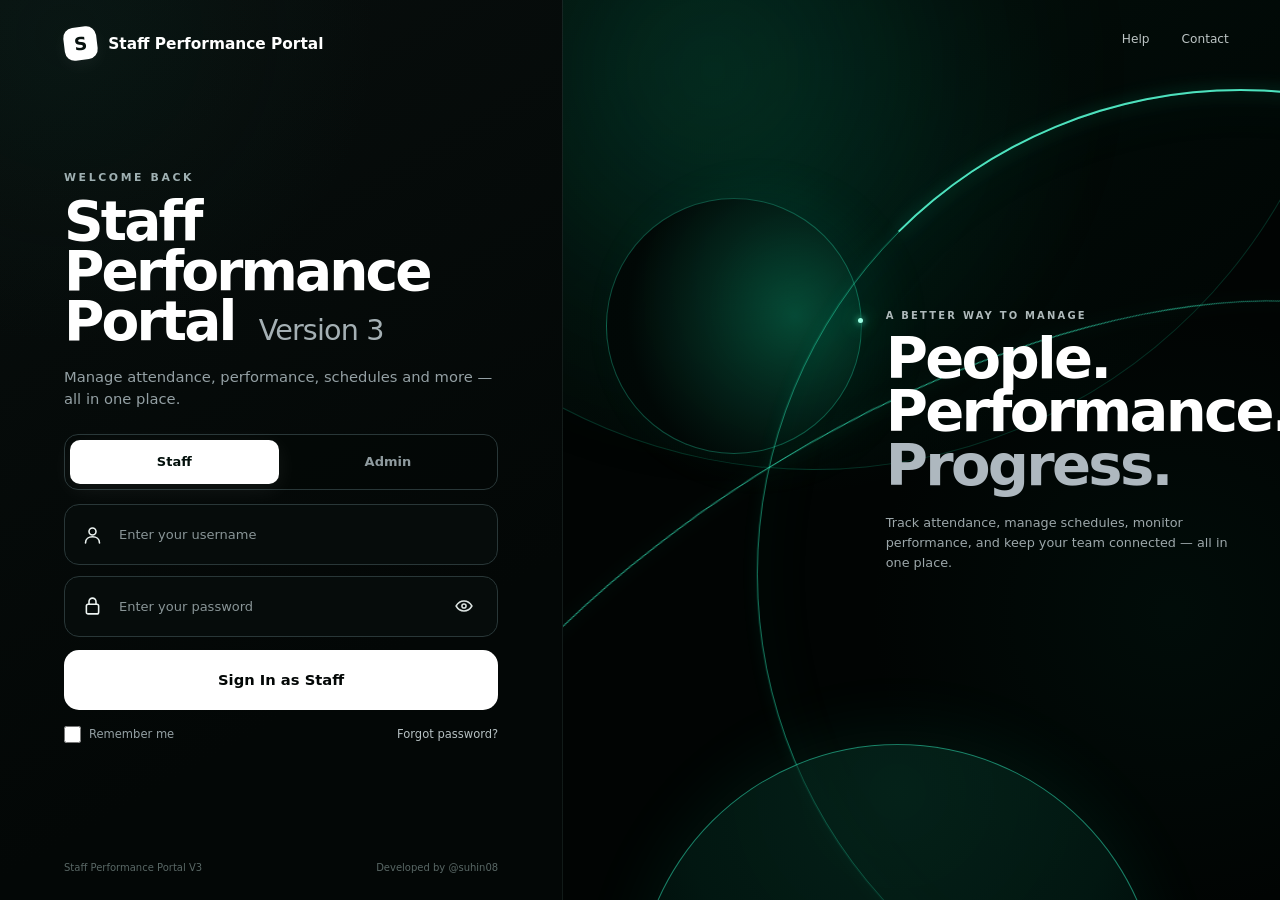
<file: index.html>
<!DOCTYPE html>
<html lang="en">
<head>
  <meta charset="UTF-8">

  <meta
    name="viewport"
    content="width=device-width, initial-scale=1.0"
  >

  <meta name="theme-color" content="#030706">

  <title>Staff Performance Portal V3</title>

  <style>
    /* =========================================================
       RESET + THEME
    ========================================================= */

    * {
      box-sizing: border-box;
      margin: 0;
      padding: 0;
    }

    :root {
      --bg: #030706;
      --bg-soft: #07100e;

      --surface: rgba(8, 14, 13, 0.88);
      --surface-hover: rgba(12, 22, 19, 0.96);

      --text: #f5f7f7;
      --muted: #94a0a4;
      --muted-light: #b7c0c2;

      --border: #293738;
      --border-active: #3f5553;

      --green: #27f0b5;
      --green-soft: #16c792;
      --green-dark: #075c46;

      --white: #ffffff;
      --black: #020403;
    }

    html,
    body {
      width: 100%;
      min-height: 100%;
    }

    html {
      background: var(--bg);
    }

    body {
      min-height: 100vh;
      min-height: 100svh;

      overflow-x: hidden;

      font-family:
        Inter,
        ui-sans-serif,
        system-ui,
        -apple-system,
        BlinkMacSystemFont,
        "Segoe UI",
        sans-serif;

      color: var(--text);
      background: var(--bg);
    }

    button,
    input {
      font: inherit;
    }

    button {
      cursor: pointer;
    }

    a {
      color: inherit;
    }


    /* =========================================================
       MAIN PAGE
    ========================================================= */

    .login-page {
      width: 100%;
      min-height: 100vh;
      min-height: 100svh;

      display: grid;
      grid-template-columns:
        minmax(520px, 44%)
        minmax(0, 56%);

      background: #020504;
    }


    /* =========================================================
       LEFT SIDE
    ========================================================= */

    .login-panel {
      position: relative;
      z-index: 20;

      min-width: 0;
      min-height: 100vh;
      min-height: 100svh;

      display: flex;
      flex-direction: column;

      padding:
        clamp(20px, 3vh, 34px)
        clamp(30px, 5vw, 82px);

      border-right:
        1px solid rgba(84, 111, 106, 0.18);

      background:
        radial-gradient(
          circle at 12% 4%,
          rgba(20, 84, 67, 0.13),
          transparent 31%
        ),
        linear-gradient(
          150deg,
          #080e0d 0%,
          #030706 72%
        );
    }


    /* =========================================================
       BRAND
    ========================================================= */

    .brand {
      flex: 0 0 auto;

      display: flex;
      align-items: center;
      gap: 11px;

      color: var(--white);

      font-size: clamp(14px, 1.2vw, 18px);
      font-weight: 750;
    }

    .brand-mark {
      width: clamp(31px, 2.6vw, 38px);
      aspect-ratio: 1;

      display: grid;
      place-items: center;

      border-radius: 10px;

      background: var(--white);
      color: #07110e;

      font-size: clamp(15px, 1.4vw, 20px);
      font-weight: 900;

      transform: rotate(-7deg);

      box-shadow:
        0 5px 18px
        rgba(255, 255, 255, 0.05);
    }


    /* =========================================================
       LOGIN CONTENT
    ========================================================= */

    .login-content {
      width: 100%;
      max-width: 540px;

      margin: auto 0;

      padding:
        clamp(18px, 2.8vh, 34px)
        0;
    }

    .eyebrow {
      margin-bottom:
        clamp(8px, 1.3vh, 14px);

      color: #9fb0b2;

      font-size:
        clamp(10px, 0.85vw, 13px);

      font-weight: 750;

      letter-spacing: 0.24em;
      text-transform: uppercase;
    }

    .hero-title {
      max-width: 520px;

      color: var(--white);

      font-size:
        clamp(40px, 4.3vw, 68px);

      line-height: 0.91;

      letter-spacing: -0.052em;

      font-weight: 820;
    }

    .version {
      display: inline-block;

      margin-left: 8px;

      color: #a5b0b4;

      font-size: 0.52em;
      font-weight: 430;

      letter-spacing: -0.03em;

      white-space: nowrap;
    }

    .description {
      max-width: 510px;

      margin-top:
        clamp(15px, 2.2vh, 24px);

      margin-bottom:
        clamp(18px, 2.6vh, 28px);

      color: var(--muted);

      font-size:
        clamp(13px, 1.15vw, 16px);

      line-height: 1.5;
    }


    /* =========================================================
       STAFF / ADMIN SWITCH
    ========================================================= */

    .role-switch {
      display: grid;
      grid-template-columns: 1fr 1fr;

      gap: 5px;

      width: 100%;

      margin-bottom:
        clamp(11px, 1.6vh, 16px);

      padding: 5px;

      border:
        1px solid var(--border);

      border-radius: 14px;

      background:
        rgba(3, 8, 7, 0.7);
    }

    .role-tab {
      height:
        clamp(38px, 5vh, 44px);

      border: 0;

      border-radius: 10px;

      background: transparent;

      color: #8f9b9f;

      font-size:
        clamp(13px, 1vw, 15px);

      font-weight: 750;

      transition:
        color 0.2s ease,
        background 0.2s ease,
        box-shadow 0.2s ease,
        transform 0.2s ease;
    }

    .role-tab:hover {
      color: white;

      background:
        rgba(255, 255, 255, 0.035);
    }

    .role-tab.active {
      color: #03100c;

      background: #ffffff;

      box-shadow:
        0 5px 22px
        rgba(255, 255, 255, 0.07);
    }


    /* =========================================================
       FORM
    ========================================================= */

    .login-form {
      width: 100%;
    }

    .field {
      position: relative;

      width: 100%;

      margin-bottom:
        clamp(9px, 1.2vh, 12px);
    }

    .field input {
      width: 100%;

      height:
        clamp(52px, 7.1vh, 61px);

      padding:
        0 54px
        0 54px;

      border:
        1px solid var(--border);

      border-radius: 15px;

      outline: none;

      background:
        rgba(7, 13, 12, 0.9);

      color: white;

      font-size:
        clamp(13px, 1vw, 15px);

      transition:
        border-color 0.22s ease,
        box-shadow 0.22s ease,
        background 0.22s ease;
    }

    .field input::placeholder {
      color: #899597;
    }

    .field input:hover {
      border-color:
        #3c4f4d;
    }

    .field input:focus {
      border-color:
        rgba(39, 240, 181, 0.7);

      background:
        rgba(8, 16, 14, 0.96);

      box-shadow:
        0 0 0 3px
        rgba(39, 240, 181, 0.055),

        0 0 22px
        rgba(39, 240, 181, 0.055);
    }

    .field-icon {
      position: absolute;

      left: 18px;
      top: 50%;

      width: 21px;
      height: 21px;

      transform:
        translateY(-50%);

      color: #edf4f2;

      pointer-events: none;
    }


    /* =========================================================
       PASSWORD BUTTON
    ========================================================= */

    .password-toggle {
      position: absolute;

      top: 50%;
      right: 17px;

      width: 34px;
      height: 34px;

      display: grid;
      place-items: center;

      transform:
        translateY(-50%);

      border: 0;
      border-radius: 50%;

      color: #dbe3e1;

      background: transparent;

      transition:
        color 0.2s ease,
        background 0.2s ease;
    }

    .password-toggle:hover {
      color: var(--green);

      background:
        rgba(39, 240, 181, 0.06);
    }

    .eye-icon {
      width: 20px;
      height: 20px;
    }


    /* =========================================================
       SIGN IN BUTTON
    ========================================================= */

    .sign-in-button {
      width: 100%;

      height:
        clamp(52px, 7vh, 60px);

      margin-top: 2px;

      border: 0;

      border-radius: 15px;

      color: #030706;

      background: #ffffff;

      font-size:
        clamp(14px, 1.15vw, 17px);

      font-weight: 820;

      transition:
        transform 0.2s ease,
        box-shadow 0.25s ease,
        background 0.2s ease;
    }

    .sign-in-button:hover {
      transform:
        translateY(-1px);

      background:
        #f1fffa;

      box-shadow:
        0 0 26px
        rgba(39, 240, 181, 0.13),

        0 10px 30px
        rgba(0, 0, 0, 0.3);
    }

    .sign-in-button:active {
      transform:
        translateY(0);
    }


    /* =========================================================
       OPTIONS
    ========================================================= */

    .login-options {
      display: flex;
      align-items: center;
      justify-content: space-between;

      gap: 16px;

      margin-top:
        clamp(13px, 1.8vh, 17px);

      color: var(--muted);

      font-size:
        clamp(11px, 0.9vw, 13px);
    }

    .remember {
      display: flex;
      align-items: center;
      gap: 8px;

      cursor: pointer;
    }

    .remember input {
      width: 17px;
      height: 17px;

      accent-color:
        var(--green-soft);
    }

    .forgot {
      text-decoration: none;

      color: #b6c0c2;

      transition:
        color 0.2s ease;
    }

    .forgot:hover {
      color: var(--green);
    }


    /* =========================================================
       LOGIN MESSAGE
    ========================================================= */

    .login-message {
      display: none;

      margin-top: 13px;

      padding: 10px 13px;

      border-radius: 10px;

      font-size: 12px;
      line-height: 1.4;
    }

    .login-message.show {
      display: block;
    }

    .login-message.info {
      color: #b7eede;

      border:
        1px solid
        rgba(39, 240, 181, 0.16);

      background:
        rgba(39, 240, 181, 0.055);
    }


    /* =========================================================
       FOOTER
    ========================================================= */

    .login-footer {
      flex: 0 0 auto;

      display: flex;
      justify-content: space-between;
      align-items: center;

      gap: 15px;

      color: #596765;

      font-size: 10px;

      padding-top: 8px;
    }


    /* =========================================================
       RIGHT PANEL
    ========================================================= */

    .visual-panel {
      position: relative;

      min-width: 0;

      min-height: 100vh;
      min-height: 100svh;

      overflow: hidden;

      background:
        radial-gradient(
          circle at 33% 22%,
          rgba(0, 109, 79, 0.14),
          transparent 35%
        ),

        radial-gradient(
          circle at 85% 68%,
          rgba(0, 72, 53, 0.12),
          transparent 35%
        ),

        #010403;
    }


    /* =========================================================
       TOP NAV
    ========================================================= */

    .visual-nav {
      position: absolute;

      z-index: 30;

      top:
        clamp(21px, 3.5vh, 37px);

      right:
        clamp(28px, 4vw, 58px);

      display: flex;
      align-items: center;

      gap:
        clamp(20px, 2.5vw, 34px);
    }

    .visual-nav a {
      color: #bdc5c5;

      font-size:
        clamp(12px, 0.95vw, 14px);

      text-decoration: none;

      transition:
        color 0.2s ease;
    }

    .visual-nav a:hover {
      color: var(--green);
    }


    /* =========================================================
       GLOW BACKGROUND
    ========================================================= */

    .ambient-glow {
      position: absolute;

      top: -340px;
      left: -260px;

      width: 820px;
      aspect-ratio: 1;

      border-radius: 50%;

      background:
        radial-gradient(
          circle,
          rgba(15, 191, 138, 0.15),
          rgba(1, 86, 62, 0.055) 45%,
          transparent 69%
        );

      filter: blur(25px);

      animation:
        ambientFloat
        9s ease-in-out
        infinite alternate;
    }


    /* =========================================================
       TOP PLANET ARC
    ========================================================= */

    .top-orbit {
      position: absolute;

      top: -610px;
      left: -290px;

      width: 1080px;
      aspect-ratio: 1;

      border-radius: 50%;

      border:
        1px solid
        rgba(26, 220, 164, 0.18);

      background:
        linear-gradient(
          145deg,
          rgba(26, 120, 91, 0.19),
          rgba(2, 18, 14, 0.015)
        );

      animation:
        orbitBreathe
        8s ease-in-out
        infinite alternate;
    }


    /* =========================================================
       SMALL PLANET
    ========================================================= */

    .planet-small {
      position: absolute;

      top: 22%;
      left: 6%;

      width:
        clamp(190px, 20vw, 315px);

      aspect-ratio: 1;

      border-radius: 50%;

      background:
        radial-gradient(
          circle at 74% 46%,
          rgba(17, 214, 154, 0.27),
          rgba(4, 39, 29, 0.87) 39%,
          rgba(1, 8, 6, 0.98) 72%
        );

      border:
        1px solid
        rgba(45, 255, 200, 0.28);

      box-shadow:
        24px 0 55px
        rgba(15, 209, 151, 0.07);

      animation:
        planetPulse
        4.6s ease-in-out
        infinite alternate;
    }

    .planet-small::after {
      content: "";

      position: absolute;

      top: 47%;
      right: -2px;

      width: 5px;
      height: 5px;

      border-radius: 50%;

      background: #9effe4;

      box-shadow:
        0 0 7px #51ffd1,
        0 0 18px #1fe7ad,
        0 0 36px #0ab680;

      animation:
        beaconPulse
        2.4s ease-in-out
        infinite;
    }


    /* =========================================================
       LARGE RIGHT ORBIT
    ========================================================= */

    .orbit-large {
      position: absolute;

      top: 10%;
      right: -62%;

      width: 135%;

      aspect-ratio: 1;

      border-radius: 50%;

      border:
        1px solid
        rgba(54, 255, 204, 0.35);

      box-shadow:
        inset
        0 0 70px
        rgba(17, 192, 137, 0.045),

        0 0 18px
        rgba(20, 228, 167, 0.07);
    }

    .orbit-large::before {
      content: "";

      position: absolute;

      inset: -2px;

      border-radius: inherit;

      border:
        2px solid transparent;

      border-top-color:
        rgba(91, 255, 216, 0.85);

      border-left-color:
        rgba(30, 213, 161, 0.14);

      filter:
        drop-shadow(
          0 0 9px
          rgba(43, 255, 202, 0.48)
        );

      animation:
        orbitGlow
        13s linear
        infinite;
    }


    /* =========================================================
       DIAGONAL LIVE LIGHT
    ========================================================= */

    .light-path {
      position: absolute;

      top: 46%;
      left: -260px;

      width: 1280px;
      height: 620px;

      border-radius: 50%;

      border-top:
        1px solid
        rgba(58, 255, 207, 0.68);

      transform:
        rotate(-31deg);

      filter:
        drop-shadow(
          0 0 7px
          rgba(28, 255, 195, 0.32)
        );

      animation:
        lightBreathe
        3.4s ease-in-out
        infinite alternate;
    }

    .light-runner {
      position: absolute;

      z-index: 7;

      width: 140px;
      height: 2px;

      top: 44%;
      left: 8%;

      transform:
        rotate(-39deg);

      background:
        linear-gradient(
          90deg,
          transparent,
          rgba(111, 255, 221, 0.9),
          transparent
        );

      filter:
        drop-shadow(
          0 0 9px
          #20e8ad
        );

      opacity: 0;

      animation:
        runnerMove
        5.8s ease-in-out
        infinite;
    }


    /* =========================================================
       BOTTOM PLANET
    ========================================================= */

    .planet-bottom {
      position: absolute;

      left: 10%;
      bottom: -41%;

      width:
        clamp(360px, 41vw, 650px);

      aspect-ratio: 1;

      border-radius: 50%;

      background:
        radial-gradient(
          circle at 50% 9%,
          rgba(28, 205, 153, 0.15),
          rgba(2, 24, 18, 0.95) 40%,
          rgba(0, 5, 4, 1) 69%
        );

      border:
        1px solid
        rgba(54, 255, 204, 0.46);

      box-shadow:
        0 -15px 70px
        rgba(25, 235, 174, 0.065);

      animation:
        bottomPlanetGlow
        5.4s ease-in-out
        infinite alternate;
    }


    /* =========================================================
       RIGHT TEXT
    ========================================================= */

    .visual-copy {
      position: absolute;

      z-index: 15;

      top: 49%;
      left: 45%;

      width: min(430px, 48%);

      transform:
        translateY(-50%);
    }

    .visual-label {
      margin-bottom:
        clamp(9px, 1.2vh, 13px);

      color: #aeb9ba;

      font-size:
        clamp(9px, 0.78vw, 12px);

      font-weight: 750;

      letter-spacing: 0.22em;

      text-transform: uppercase;
    }

    .visual-title {
      color: white;

      font-size:
        clamp(38px, 4.5vw, 72px);

      line-height: 0.93;

      letter-spacing: -0.047em;

      font-weight: 820;
    }

    .visual-title span {
      color: #aeb8bf;
    }

    .visual-description {
      max-width: 430px;

      margin-top:
        clamp(17px, 2.3vh, 26px);

      color: #9ca7aa;

      font-size:
        clamp(12px, 1vw, 15px);

      line-height: 1.55;
    }


    /* =========================================================
       ANIMATIONS
    ========================================================= */

    @keyframes ambientFloat {
      from {
        transform:
          translate(-25px, -20px)
          scale(0.96);

        opacity: 0.6;
      }

      to {
        transform:
          translate(85px, 65px)
          scale(1.1);

        opacity: 1;
      }
    }

    @keyframes orbitBreathe {
      from {
        opacity: 0.5;

        transform:
          scale(0.98);
      }

      to {
        opacity: 1;

        transform:
          scale(1.03);
      }
    }

    @keyframes planetPulse {
      from {
        filter:
          brightness(0.82);

        box-shadow:
          18px 0 45px
          rgba(17, 216, 157, 0.055);
      }

      to {
        filter:
          brightness(1.14);

        box-shadow:
          28px 0 85px
          rgba(20, 244, 180, 0.17);
      }
    }

    @keyframes beaconPulse {
      0%,
      100% {
        transform:
          scale(0.7);

        opacity: 0.42;
      }

      50% {
        transform:
          scale(1.45);

        opacity: 1;
      }
    }

    @keyframes orbitGlow {
      from {
        transform:
          rotate(0deg);
      }

      to {
        transform:
          rotate(360deg);
      }
    }

    @keyframes lightBreathe {
      from {
        opacity: 0.28;

        filter:
          drop-shadow(
            0 0 4px
            rgba(30, 255, 195, 0.2)
          );
      }

      to {
        opacity: 0.9;

        filter:
          drop-shadow(
            0 0 15px
            rgba(38, 255, 200, 0.62)
          );
      }
    }

    @keyframes runnerMove {
      0% {
        opacity: 0;

        transform:
          translate(-110px, 85px)
          rotate(-39deg);
      }

      20% {
        opacity: 0.8;
      }

      55% {
        opacity: 1;
      }

      100% {
        opacity: 0;

        transform:
          translate(720px, -410px)
          rotate(-39deg);
      }
    }

    @keyframes bottomPlanetGlow {
      from {
        filter:
          brightness(0.87);

        box-shadow:
          0 -8px 38px
          rgba(26, 225, 166, 0.055);
      }

      to {
        filter:
          brightness(1.12);

        box-shadow:
          0 -18px 90px
          rgba(34, 255, 193, 0.15);
      }
    }


    /* =========================================================
       LAPTOP HEIGHT FIX
       This is important for 100% zoom.
    ========================================================= */

    @media (max-height: 820px) and (min-width: 901px) {

      .login-panel {
        padding-top: 18px;
        padding-bottom: 18px;
      }

      .login-content {
        padding-top: 12px;
        padding-bottom: 12px;
      }

      .hero-title {
        font-size:
          clamp(38px, 3.8vw, 56px);
      }

      .description {
        margin-top: 14px;
        margin-bottom: 16px;
      }

      .role-switch {
        margin-bottom: 10px;
      }

      .field {
        margin-bottom: 9px;
      }

      .field input {
        height: 49px;
      }

      .sign-in-button {
        height: 49px;
      }

      .login-options {
        margin-top: 11px;
      }

      .visual-title {
        font-size:
          clamp(38px, 3.9vw, 58px);
      }

      .visual-description {
        margin-top: 16px;
      }
    }


    /* =========================================================
       EXTRA SHORT LAPTOPS
    ========================================================= */

    @media (max-height: 680px) and (min-width: 901px) {

      .brand {
        font-size: 14px;
      }

      .brand-mark {
        width: 30px;
      }

      .eyebrow {
        margin-bottom: 7px;
      }

      .hero-title {
        font-size:
          clamp(34px, 3.4vw, 49px);
      }

      .description {
        margin-top: 10px;
        margin-bottom: 12px;

        line-height: 1.35;
      }

      .role-tab {
        height: 35px;
      }

      .field input {
        height: 44px;
      }

      .sign-in-button {
        height: 44px;
      }

      .login-options {
        margin-top: 8px;
      }

      .login-footer {
        display: none;
      }
    }


    /* =========================================================
       TABLET
    ========================================================= */

    @media (max-width: 1050px) {

      .login-page {
        grid-template-columns:
          minmax(460px, 52%)
          minmax(0, 48%);
      }

      .login-panel {
        padding-left:
          clamp(28px, 5vw, 55px);

        padding-right:
          clamp(28px, 5vw, 55px);
      }

      .visual-copy {
        left: 37%;

        width: 56%;
      }

      .planet-small {
        left: -65px;
      }
    }


    /* =========================================================
       MOBILE / NARROW WINDOWS
    ========================================================= */

    @media (max-width: 900px) {

      body {
        overflow-y: auto;
      }

      .login-page {
        display: block;
      }

      .login-panel {
        min-height: 100svh;

        border-right: 0;

        padding:
          24px
          clamp(20px, 6vw, 55px)
          32px;
      }

      .login-content {
        max-width: 560px;

        margin:
          auto auto;

        padding:
          45px 0 25px;
      }

      .visual-panel {
        min-height: 650px;
      }

      .visual-copy {
        top: 50%;
        left: 49%;

        width: 44%;
      }
    }


    /* =========================================================
       PHONE
    ========================================================= */

    @media (max-width: 600px) {

      .login-panel {
        padding:
          20px
          18px
          28px;
      }

      .brand {
        font-size: 14px;
      }

      .login-content {
        padding-top: 48px;
      }

      .hero-title {
        font-size:
          clamp(42px, 13vw, 60px);
      }

      .version {
        display: block;

        margin:
          10px 0 0;
      }

      .description {
        font-size: 14px;
      }

      .field input {
        height: 55px;
      }

      .sign-in-button {
        height: 55px;
      }

      .login-options {
        font-size: 12px;
      }

      .login-footer {
        margin-top: 25px;
      }

      .visual-panel {
        min-height: 570px;
      }

      .visual-nav {
        top: 23px;
        right: 22px;
      }

      .visual-copy {
        top: 48%;
        left: 25px;

        width:
          calc(100% - 50px);
      }

      .visual-title {
        font-size:
          clamp(42px, 12vw, 60px);
      }

      .visual-description {
        max-width: 340px;
      }

      .planet-small {
        top: 12%;
        left: -110px;
      }

      .planet-bottom {
        left: -80px;

        bottom: -280px;
      }
    }


    /* =========================================================
       ACCESSIBILITY
    ========================================================= */

    @media (
      prefers-reduced-motion: reduce
    ) {

      *,
      *::before,
      *::after {
        animation-duration:
          0.01ms !important;

        animation-iteration-count:
          1 !important;

        scroll-behavior:
          auto !important;
      }
    }

  </style>
</head>


<body>

  <main class="login-page">


    <!-- =====================================================
         LEFT LOGIN PANEL
    ====================================================== -->

    <section class="login-panel">

      <header class="brand">

        <div class="brand-mark">
          S
        </div>

        <span>
          Staff Performance Portal
        </span>

      </header>


      <div class="login-content">

        <p class="eyebrow">
          Welcome Back
        </p>


        <h1 class="hero-title">

          Staff<br>

          Performance<br>

          Portal

          <span class="version">
            Version 3
          </span>

        </h1>


        <p class="description">
          Manage attendance, performance,
          schedules and more — all in one place.
        </p>


        <!-- ROLE SELECTOR -->

        <div
          class="role-switch"
          aria-label="Login role"
        >

          <button
            class="role-tab active"
            id="staffTab"
            type="button"
          >
            Staff
          </button>


          <button
            class="role-tab"
            id="adminTab"
            type="button"
          >
            Admin
          </button>

        </div>


        <!-- LOGIN FORM -->

        <form
          class="login-form"
          id="loginForm"
        >


          <!-- USERNAME -->

          <div class="field">

            <svg
              class="field-icon"
              viewBox="0 0 24 24"
              fill="none"
              stroke="currentColor"
              stroke-width="1.8"
              stroke-linecap="round"
              stroke-linejoin="round"
              aria-hidden="true"
            >

              <circle
                cx="12"
                cy="8"
                r="4"
              ></circle>

              <path
                d="M4 21c0-4.4 3.6-7 8-7s8 2.6 8 7"
              ></path>

            </svg>


            <input
              id="username"
              name="username"
              type="text"
              placeholder="Enter your username"
              autocomplete="username"
              required
            >

          </div>


          <!-- PASSWORD -->

          <div class="field">

            <svg
              class="field-icon"
              viewBox="0 0 24 24"
              fill="none"
              stroke="currentColor"
              stroke-width="1.8"
              stroke-linecap="round"
              stroke-linejoin="round"
              aria-hidden="true"
            >

              <rect
                x="5"
                y="10"
                width="14"
                height="11"
                rx="2"
              ></rect>

              <path
                d="M8 10V7a4 4 0 0 1 8 0v3"
              ></path>

            </svg>


            <input
              id="password"
              name="password"
              type="password"
              placeholder="Enter your password"
              autocomplete="current-password"
              required
            >


            <button
              class="password-toggle"
              id="passwordToggle"
              type="button"
              aria-label="Show password"
            >

              <svg
                class="eye-icon"
                viewBox="0 0 24 24"
                fill="none"
                stroke="currentColor"
                stroke-width="1.8"
                stroke-linecap="round"
                stroke-linejoin="round"
                aria-hidden="true"
              >

                <path
                  d="M2.5 12s3.5-6 9.5-6 9.5 6 9.5 6-3.5 6-9.5 6-9.5-6-9.5-6Z"
                ></path>

                <circle
                  cx="12"
                  cy="12"
                  r="2.5"
                ></circle>

              </svg>

            </button>

          </div>


          <!-- SIGN IN -->

          <button
            class="sign-in-button"
            id="signInButton"
            type="submit"
          >
            Sign In as Staff
          </button>


          <!-- OPTIONS -->

          <div class="login-options">

            <label class="remember">

              <input
                id="rememberMe"
                type="checkbox"
              >

              <span>
                Remember me
              </span>

            </label>


            <a
              class="forgot"
              href="#"
              id="forgotPassword"
            >
              Forgot password?
            </a>

          </div>


          <div
            class="login-message info"
            id="loginMessage"
          ></div>

        </form>

      </div>


      <footer class="login-footer">

        <span>
          Staff Performance Portal V3
        </span>

        <span>
          Developed by @suhin08
        </span>

      </footer>

    </section>



    <!-- =====================================================
         RIGHT LIVE VISUAL
    ====================================================== -->

    <section class="visual-panel">


      <nav class="visual-nav">

        <a href="#">
          Help
        </a>

        <a href="#">
          Contact
        </a>

      </nav>


      <!-- LIVE BACKGROUND -->

      <div class="ambient-glow"></div>

      <div class="top-orbit"></div>

      <div class="planet-small"></div>

      <div class="orbit-large"></div>

      <div class="light-path"></div>

      <div class="light-runner"></div>

      <div class="planet-bottom"></div>


      <!-- RIGHT COPY -->

      <div class="visual-copy">

        <p class="visual-label">
          A Better Way To Manage
        </p>


        <h2 class="visual-title">

          People.<br>

          Performance.<br>

          <span>
            Progress.
          </span>

        </h2>


        <p class="visual-description">

          Track attendance,
          manage schedules,
          monitor performance,
          and keep your team connected —
          all in one place.

        </p>

      </div>

    </section>


  </main>



  <script>

    const API_URL = "https://staff-portal-v3-api.urgentsolutionsbd.workers.dev/";
    const SESSION_KEY = "staffPortalSession";

    /* =========================================================
       ELEMENTS
    ========================================================= */

    const staffTab =
      document.getElementById(
        "staffTab"
      );

    const adminTab =
      document.getElementById(
        "adminTab"
      );

    const loginForm =
      document.getElementById(
        "loginForm"
      );

    const signInButton =
      document.getElementById(
        "signInButton"
      );

    const password =
      document.getElementById(
        "password"
      );

    const passwordToggle =
      document.getElementById(
        "passwordToggle"
      );

    const loginMessage =
      document.getElementById(
        "loginMessage"
      );

    const forgotPassword =
      document.getElementById(
        "forgotPassword"
      );


    let loginRole = "staff";


    /* =========================================================
       ROLE SWITCH
    ========================================================= */

    function setRole(role) {

      loginRole = role;

      loginMessage.classList.remove(
        "show"
      );

      if (role === "staff") {

        staffTab.classList.add(
          "active"
        );

        adminTab.classList.remove(
          "active"
        );

        signInButton.textContent =
          "Sign In as Staff";

      } else {

        adminTab.classList.add(
          "active"
        );

        staffTab.classList.remove(
          "active"
        );

        signInButton.textContent =
          "Sign In as Admin";

      }

    }


    staffTab.addEventListener(
      "click",
      function () {

        setRole("staff");

      }
    );


    adminTab.addEventListener(
      "click",
      function () {

        setRole("admin");

      }
    );


    /* =========================================================
       SHOW / HIDE PASSWORD
    ========================================================= */

    passwordToggle.addEventListener(
      "click",
      function () {

        const isHidden =
          password.type ===
          "password";

        password.type =
          isHidden
            ? "text"
            : "password";

        passwordToggle.setAttribute(
          "aria-label",
          isHidden
            ? "Hide password"
            : "Show password"
        );

      }
    );


    /* =========================================================
       LIVE USER MAPPING LOGIN
       Password authentication will be connected later.
    ========================================================= */

async function authenticateUser(
  username,
  password
) {

  const response =
    await fetch(
      API_URL,
      {
        method: "POST",

        headers: {
          "Content-Type":
            "application/json"
        },

        body:
          JSON.stringify({
            action: "login",
            username: username,
            password: password
          })
      }
    );


  const data =
    await response.json();


  if (
    !response.ok ||
    !data.ok
  ) {
    throw new Error(
      data.error ||
      "Login failed."
    );
  }


  return data;
}

    function savePortalSession(user) {
      const session = {
        username: user.username,
        staffName: user.staffName,
        role: user.role,
        status: user.status,
        loginAt: new Date().toISOString()
      };

      sessionStorage.setItem(
        SESSION_KEY,
        JSON.stringify(session)
      );

      if (
        document
          .getElementById("rememberMe")
          .checked
      ) {
        localStorage.setItem(
          SESSION_KEY,
          JSON.stringify(session)
        );
      } else {
        localStorage.removeItem(
          SESSION_KEY
        );
      }
    }

    loginForm.addEventListener(
      "submit",
      async function (event) {

        event.preventDefault();

        loginMessage.classList.remove(
          "show"
        );

        const username =
          document
            .getElementById("username")
            .value
            .trim();

        const passwordValue =
          password.value.trim();

        if (
          !username ||
          !passwordValue
        ) {
          loginMessage.textContent =
            "Please enter your username and password.";

          loginMessage.classList.add(
            "show"
          );

          return;
        }

        signInButton.disabled = true;
        signInButton.textContent =
          "Checking account...";

        try {
          const data =
  await authenticateUser(
    username,
    passwordValue
  );

          if (
            !data.ok ||
            !data.user
          ) {
            throw new Error(
              data.error ||
              "User not found."
            );
          }

          const user =
            data.user;

          const role =
            String(
              user.role || ""
            ).toLowerCase();

          const status =
            String(
              user.status || ""
            ).toLowerCase();

          if (
            status !== "active"
          ) {
            throw new Error(
              "This account is not active."
            );
          }

          if (
            role !== loginRole
          ) {
            throw new Error(
              "This account is registered as " +
              (role || "another role") +
              ". Please choose the correct login type."
            );
          }

          if (!user.staffName) {
            throw new Error(
              "This account has no Staff Name mapping."
            );
          }

          savePortalSession(user);

          const destination =
            role === "admin"
              ? "admin.html"
              : "staff.html";

          window.location.href =
            destination +
            "?user=" +
            encodeURIComponent(
              user.username
            );

        } catch (error) {
          loginMessage.textContent =
            error.message ||
            "Unable to sign in.";

          loginMessage.classList.add(
            "show"
          );

          signInButton.disabled = false;

          signInButton.textContent =
            loginRole === "staff"
              ? "Sign In as Staff"
              : "Sign In as Admin";
        }

      }
    );


    /* =========================================================
       FORGOT PASSWORD PLACEHOLDER
    ========================================================= */

    forgotPassword.addEventListener(
      "click",
      function (event) {

        event.preventDefault();

        loginMessage.textContent =
          "Account recovery will be connected later.";

        loginMessage.classList.add(
          "show"
        );

      }
    );


    /* INITIAL MODE */

    setRole("staff");

  </script>

</body>
</html>
</file>
<file: css/style.css>
:root {
  --bg: #08111f;
  --surface: #0d1a2b;
  --surface-2: #11233a;
  --surface-3: #162b45;
  --border: rgba(255,255,255,.08);
  --text: #f4f7fb;
  --muted: #9fb0c5;
  --accent: #5b8cff;
  --accent-2: #7c69ff;
  --success: #2bc985;
  --danger: #ff647c;
  --warning: #f7c948;
  --shadow: 0 24px 60px rgba(0,0,0,.34);
  --radius: 20px;
}
*{box-sizing:border-box}
html{min-height:100%;scroll-behavior:smooth}
body{margin:0;min-height:100vh;font-family:Inter,ui-sans-serif,system-ui,-apple-system,BlinkMacSystemFont,"Segoe UI",sans-serif;color:var(--text);background:radial-gradient(circle at 10% 0%,rgba(91,140,255,.18),transparent 30%),radial-gradient(circle at 100% 100%,rgba(43,201,133,.08),transparent 28%),var(--bg)}
button,input{font:inherit}button{cursor:pointer}.hidden{display:none!important}.muted{color:var(--muted);line-height:1.65}.eyebrow{margin:0 0 8px;color:var(--accent);font-size:12px;font-weight:800;letter-spacing:.14em;text-transform:uppercase}
.brand-mark{width:72px;height:72px;border-radius:22px;display:grid;place-items:center;font-weight:900;letter-spacing:.04em;background:linear-gradient(135deg,var(--accent),var(--accent-2));box-shadow:0 18px 38px rgba(91,140,255,.25)}.brand-mark.small{width:42px;height:42px;border-radius:13px;font-size:14px}
.login-page{display:flex;flex-direction:column}.login-shell{width:min(1180px,calc(100% - 32px));margin:auto;padding:48px 0;display:grid;grid-template-columns:1.08fr .92fr;gap:64px;align-items:center}.brand-panel{max-width:620px}.brand-panel h1{margin:16px 0 0;font-size:clamp(44px,6vw,76px);line-height:.98;letter-spacing:-.055em}.version-pill{display:inline-flex;margin:18px 0 0;padding:8px 12px;border:1px solid var(--border);border-radius:999px;background:rgba(255,255,255,.04);font-weight:800;color:#dbe5f1}.lead{max-width:560px;margin:26px 0;color:var(--muted);font-size:17px;line-height:1.7}.feature-grid{display:grid;grid-template-columns:1fr 1fr;gap:12px}.feature-grid article{padding:16px;border:1px solid var(--border);border-radius:16px;background:rgba(255,255,255,.035)}.feature-grid strong{display:block;margin-bottom:5px}.feature-grid span{color:var(--muted);font-size:13px;line-height:1.45}
.login-card{width:100%;max-width:480px;justify-self:end;padding:28px;border:1px solid var(--border);border-radius:28px;background:rgba(13,26,43,.9);backdrop-filter:blur(18px);box-shadow:var(--shadow)}.mode-switch{display:grid;grid-template-columns:1fr 1fr;gap:6px;padding:5px;border-radius:15px;background:rgba(255,255,255,.04)}.mode-btn{border:0;border-radius:11px;padding:11px 14px;background:transparent;color:var(--muted);font-weight:800}.mode-btn.active{color:#fff;background:var(--accent);box-shadow:0 8px 20px rgba(91,140,255,.2)}.login-copy{padding:30px 4px 20px}.login-copy h2{margin:0;font-size:30px}.login-copy p:last-child{margin:8px 0 0;color:var(--muted);line-height:1.5}.field{display:block;margin-bottom:18px}.field>span{display:block;margin-bottom:8px;color:#dce6f1;font-size:14px;font-weight:700}.field input{width:100%;height:52px;padding:0 14px;border:1px solid var(--border);border-radius:13px;outline:none;color:var(--text);background:rgba(255,255,255,.045)}.field input:focus{border-color:var(--accent);box-shadow:0 0 0 4px rgba(91,140,255,.12)}.field input::placeholder{color:#74869b}.password-wrap{position:relative}.password-wrap input{padding-right:68px}.text-btn{position:absolute;right:8px;top:8px;height:36px;padding:0 10px;border:0;border-radius:9px;color:#cdd9e6;background:rgba(255,255,255,.06);font-weight:700}.remember-row{display:flex;align-items:center;gap:9px;margin:4px 0 18px;color:var(--muted);font-size:14px}.remember-row input{width:16px;height:16px}.primary-btn,.secondary-btn{min-height:48px;border-radius:13px;padding:0 16px;font-weight:800}.primary-btn{width:100%;border:0;color:#fff;background:var(--accent);box-shadow:0 14px 30px rgba(91,140,255,.2)}.primary-btn:hover{background:#6a98ff}.primary-btn.compact,.secondary-btn.compact{width:auto;min-height:42px}.secondary-btn{border:1px solid var(--border);color:#e8eef6;background:rgba(255,255,255,.045)}.secondary-btn:hover{background:rgba(255,255,255,.075)}.demo-note{margin:12px 0 0;color:#73869b;font-size:12px;text-align:center}.alert{margin-top:16px;padding:12px 14px;border-radius:12px;font-size:14px}.alert.error{color:#ffc7d0;background:rgba(255,100,124,.11);border:1px solid rgba(255,100,124,.22)}.alert.success{color:#c4f5df;background:rgba(43,201,133,.1);border:1px solid rgba(43,201,133,.22)}.page-footer{padding:0 20px 22px;text-align:center;color:#6f8094;font-size:13px}
.app-page{background:var(--bg)}.app-shell{min-height:100vh;display:grid;grid-template-columns:260px 1fr}.sidebar{position:sticky;top:0;height:100vh;padding:20px 16px;border-right:1px solid var(--border);background:rgba(8,17,31,.94);backdrop-filter:blur(18px);display:flex;flex-direction:column}.sidebar-brand{display:flex;align-items:center;gap:12px;padding:6px 8px 20px}.sidebar-brand strong,.sidebar-brand span{display:block}.sidebar-brand span{margin-top:2px;color:var(--muted);font-size:12px}.side-nav{display:grid;gap:6px}.nav-item{width:100%;padding:12px 13px;border:0;border-radius:12px;text-align:left;color:#b8c7d8;background:transparent;font-weight:750}.nav-item:hover,.nav-item.active{color:#fff;background:rgba(91,140,255,.14)}.nav-item.active{box-shadow:inset 3px 0 0 var(--accent)}.nav-item.danger:hover{color:#ffd5dc;background:rgba(255,100,124,.11)}.sidebar-footer{margin-top:auto}.app-main{min-width:0;padding:24px 28px 40px}.topbar{display:flex;align-items:center;justify-content:space-between;gap:18px;margin-bottom:24px}.topbar h1{margin:0;font-size:32px;letter-spacing:-.035em}.user-chip{display:flex;align-items:center;gap:10px;padding:8px 10px;border:1px solid var(--border);border-radius:14px;background:rgba(255,255,255,.035)}.user-chip strong,.user-chip span{display:block}.user-chip span{margin-top:2px;color:var(--muted);font-size:12px}.avatar{width:38px;height:38px;border-radius:12px;display:grid;place-items:center;background:linear-gradient(135deg,var(--accent),var(--accent-2));font-weight:900}.content-section{display:none}.content-section.active{display:block}.card,.stat-card{border:1px solid var(--border);background:linear-gradient(180deg,rgba(17,35,58,.82),rgba(13,26,43,.82));box-shadow:0 14px 36px rgba(0,0,0,.16)}.card{padding:20px;border-radius:var(--radius)}.welcome-card{display:flex;align-items:center;justify-content:space-between;gap:18px;margin-bottom:18px}.welcome-card h2{margin:0 0 8px;font-size:26px}.welcome-card p:last-child{margin:0;color:var(--muted)}.status-badge{display:inline-flex;align-items:center;justify-content:center;padding:6px 10px;border:1px solid var(--border);border-radius:999px;color:#c9d5e3;background:rgba(255,255,255,.04);font-size:12px;font-weight:800;white-space:nowrap}.status-badge.online{color:#bff2da;background:rgba(43,201,133,.1);border-color:rgba(43,201,133,.2)}.stats-grid{display:grid;grid-template-columns:repeat(4,minmax(0,1fr));gap:14px;margin-bottom:18px}.stat-card{padding:18px;border-radius:18px}.stat-card span,.stat-card small{display:block}.stat-card span{color:var(--muted);font-size:13px}.stat-card strong{display:block;margin:9px 0 6px;font-size:28px;letter-spacing:-.03em}.stat-card small{color:#778aa0}.two-col{display:grid;grid-template-columns:1fr 1fr;gap:16px}.section-head{display:flex;align-items:center;justify-content:space-between;gap:14px;margin-bottom:16px}.section-head h2,.section-head h3{margin:0}.section-head h2{font-size:27px}.action-row{display:flex;align-items:center;gap:10px}.action-row.wrap{flex-wrap:wrap}.list{display:grid;gap:11px}.list>div{display:flex;align-items:center;justify-content:space-between;gap:14px;padding:12px 0;border-bottom:1px solid var(--border)}.list>div:last-child{border-bottom:0}.list span{color:var(--muted)}.table-card{padding:0;overflow:hidden}.table-wrap{overflow:auto}table{width:100%;border-collapse:collapse;min-width:680px}th,td{padding:15px 16px;text-align:left;border-bottom:1px solid var(--border)}th{color:#9db0c5;font-size:12px;text-transform:uppercase;letter-spacing:.08em;background:rgba(255,255,255,.02)}td{color:#dbe4ee}.schedule-grid{display:grid;grid-template-columns:repeat(5,minmax(0,1fr));gap:14px}.schedule-day span,.schedule-day small{display:block}.schedule-day span{color:var(--muted);font-size:13px}.schedule-day strong{display:block;margin:10px 0 6px}.schedule-day small{color:#7890a7}.icon-btn{width:42px;height:42px;border:1px solid var(--border);border-radius:12px;color:#fff;background:rgba(255,255,255,.05)}.mobile-only{display:none}
@media(max-width:980px){.login-shell{grid-template-columns:1fr;gap:34px}.brand-panel{text-align:center;margin:0 auto}.brand-mark{margin-left:auto;margin-right:auto}.login-card{justify-self:center}.app-shell{grid-template-columns:220px 1fr}.stats-grid{grid-template-columns:1fr 1fr}.schedule-grid{grid-template-columns:repeat(2,1fr)}}
@media(max-width:760px){.feature-grid{grid-template-columns:1fr}.app-shell{display:block}.sidebar{position:fixed;z-index:20;left:0;top:0;width:260px;transform:translateX(-105%);transition:transform .2s ease}.sidebar.open{transform:translateX(0)}.app-main{padding:18px 14px 34px}.mobile-only{display:inline-grid;place-items:center}.topbar{align-items:flex-start}.user-chip{max-width:180px}.two-col,.stats-grid,.schedule-grid{grid-template-columns:1fr}.section-head{align-items:flex-start;flex-direction:column}.action-row{flex-wrap:wrap}.welcome-card{align-items:flex-start;flex-direction:column}}
@media(max-width:520px){.login-shell{width:min(100% - 20px,1180px);padding:24px 0}.brand-panel h1{font-size:42px}.login-card{padding:20px;border-radius:22px}.topbar h1{font-size:26px}.user-chip{display:none}.app-main{padding-top:14px}}
</file>
